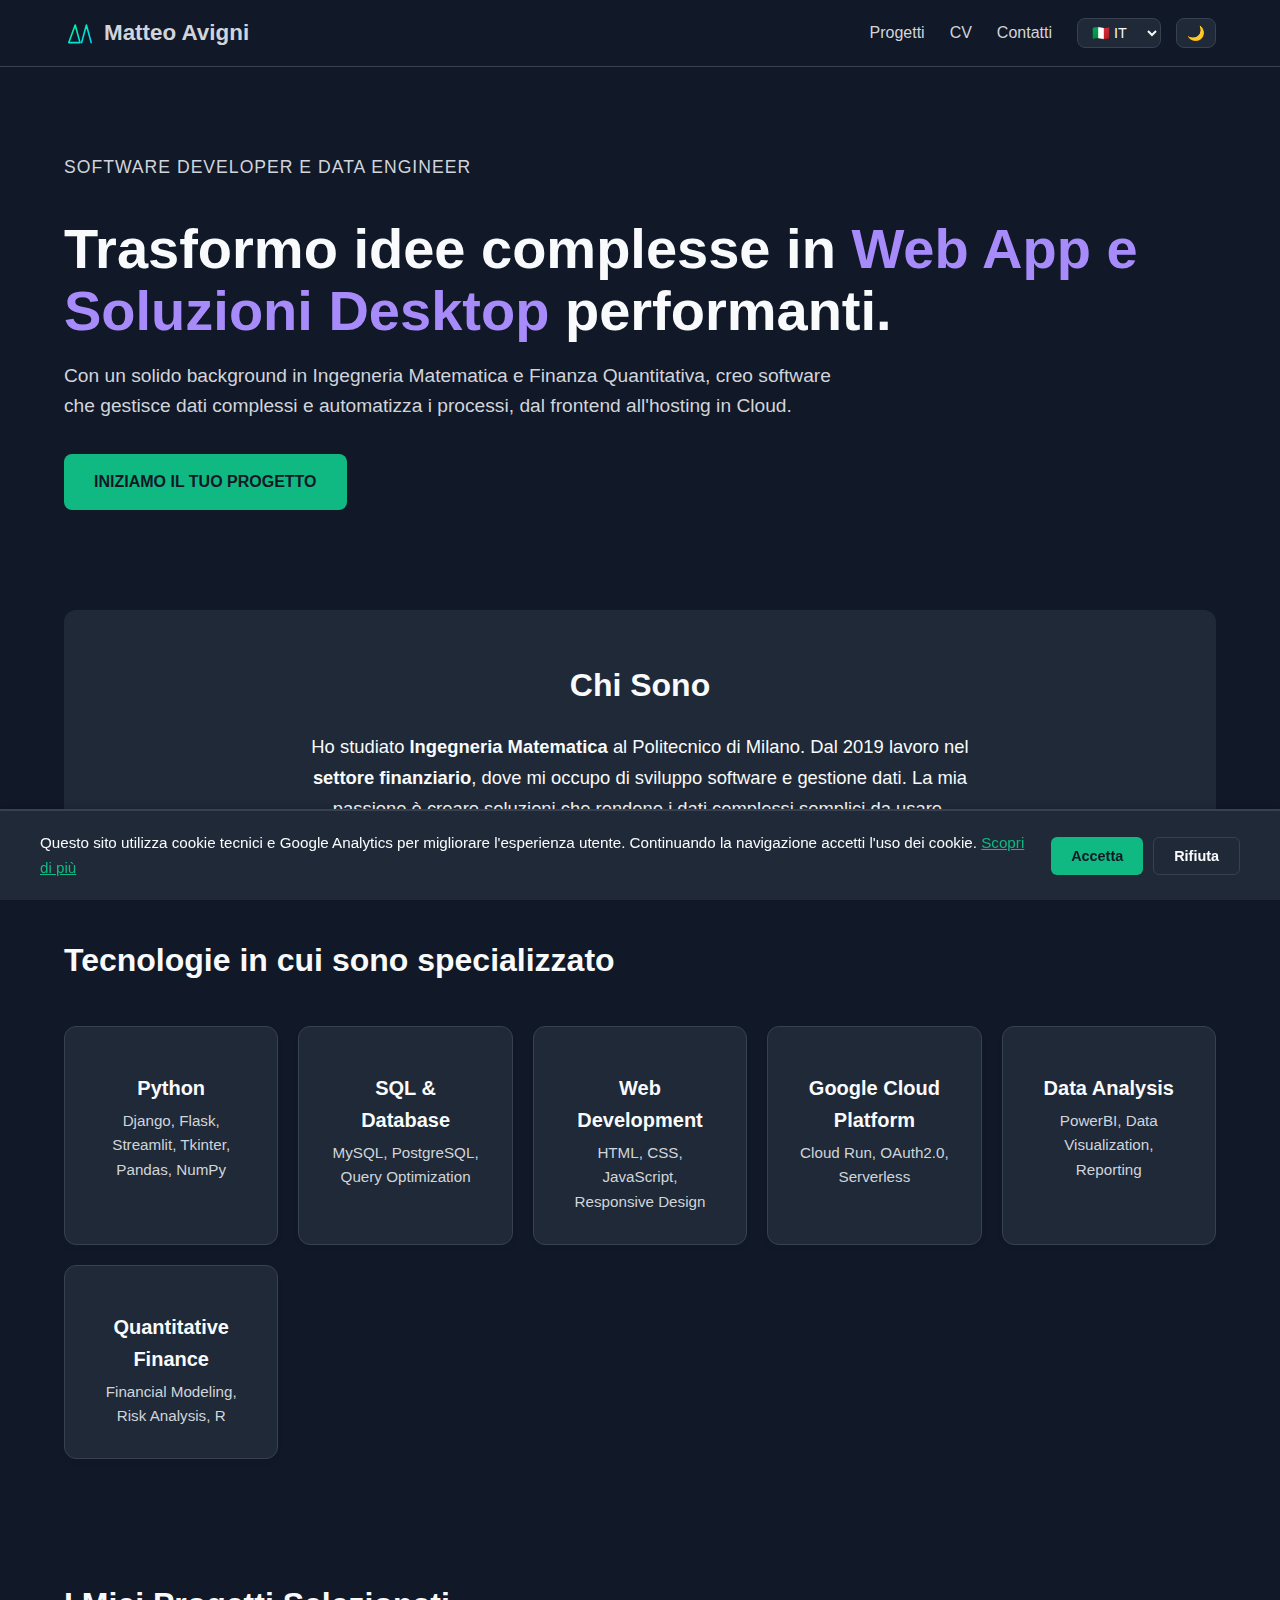
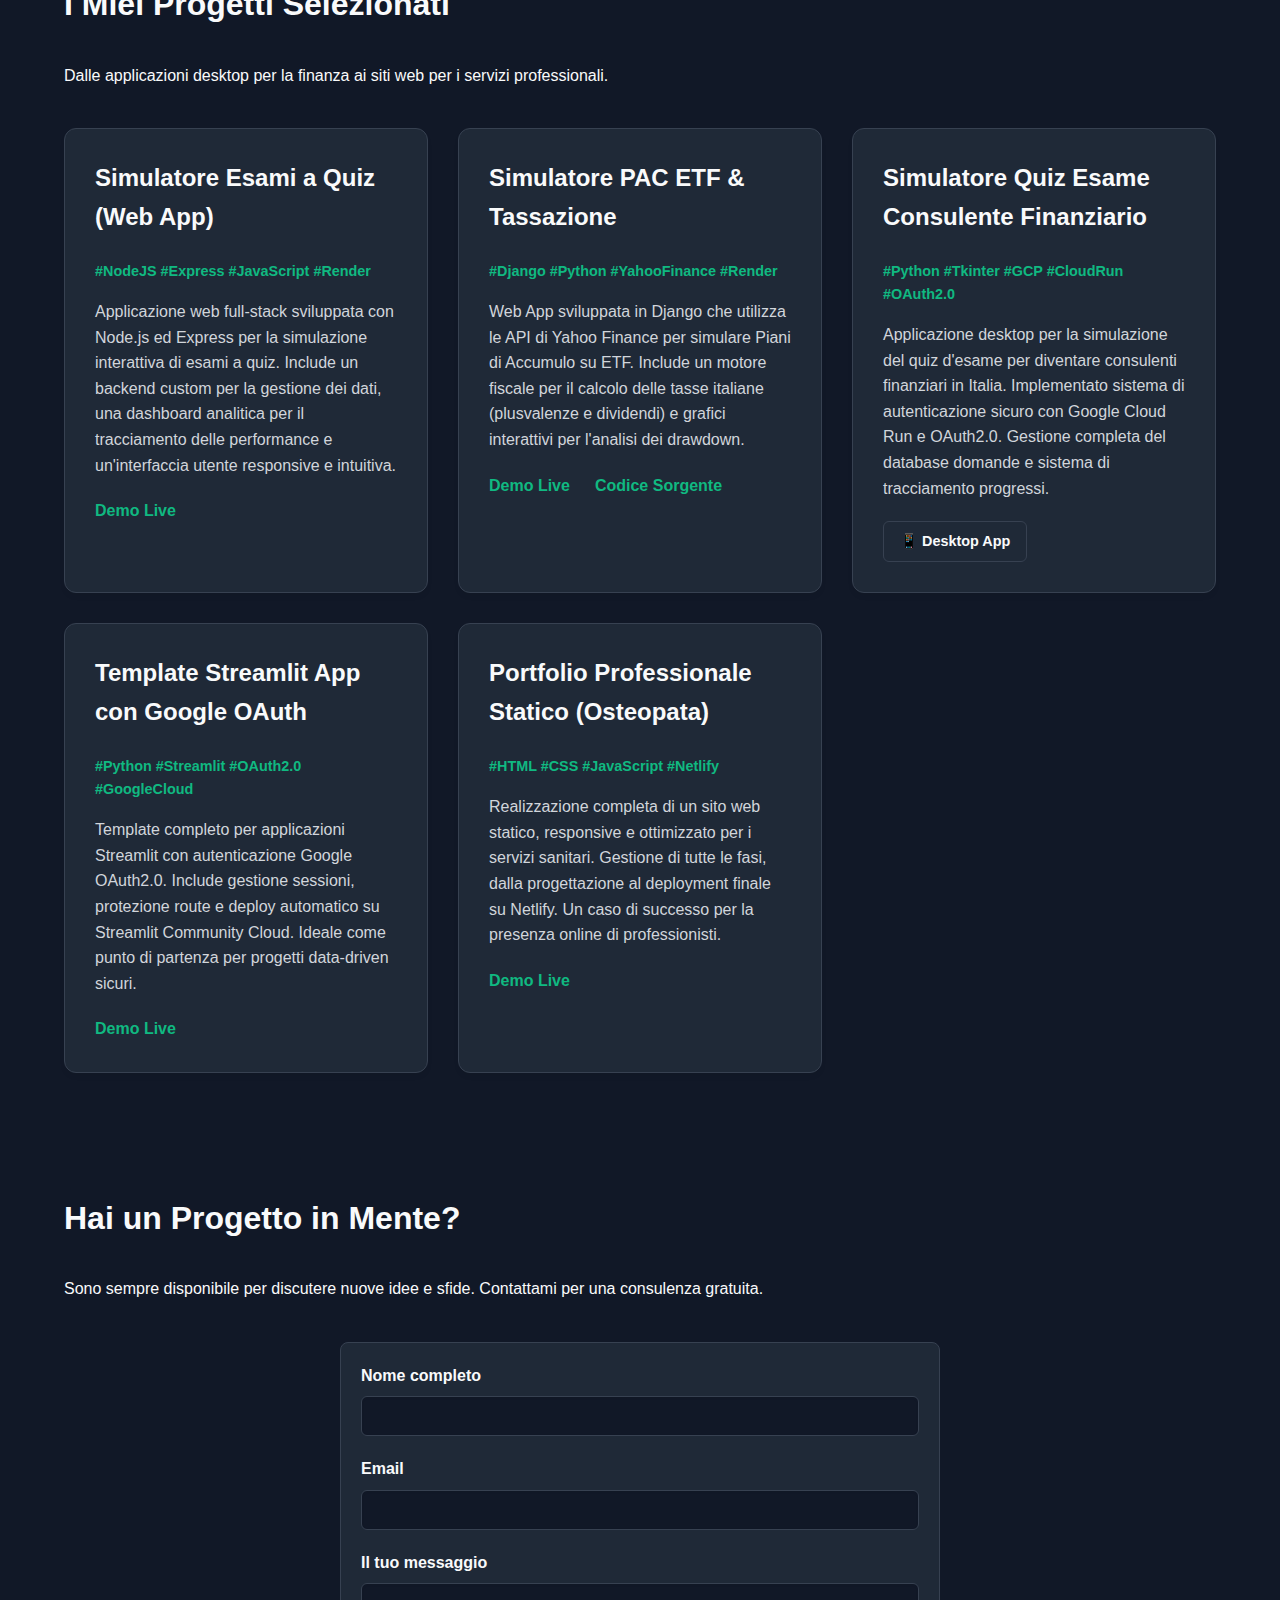
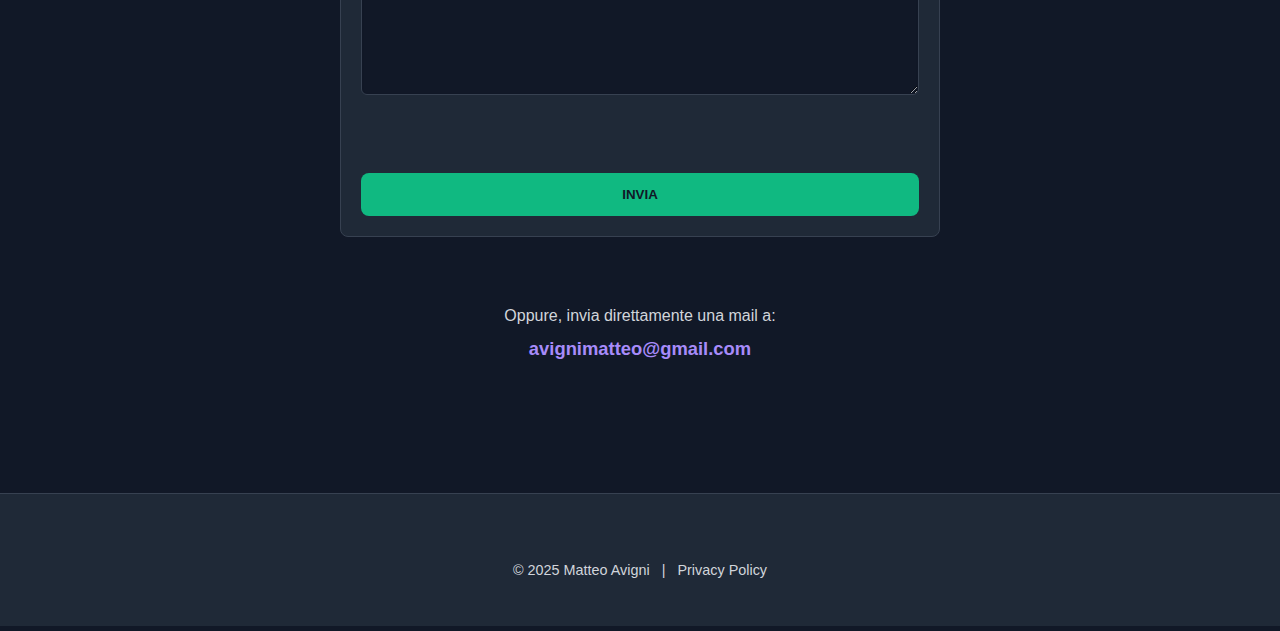
<file: index.html>
<!DOCTYPE html>
<html lang="it">
<head>
    <meta charset="UTF-8">
    <meta name="viewport" content="width=device-width, initial-scale=1.0">

    <!-- SEO Meta Tags -->
    <meta name="description" content="Matteo Avigni - Software Developer e Data Engineer specializzato in Python, SQL, e Google Cloud Platform. Portfolio di progetti in finanza quantitativa e sviluppo web.">
    <meta name="keywords" content="Matteo Avigni, Software Developer, Data Engineer, Python, SQL, Flask, Streamlit, Google Cloud, Quantitative Finance, Web Development">
    <meta name="author" content="Matteo Avigni">
    <meta name="robots" content="index, follow">
    <link rel="canonical" href="https://matteoavigni.github.io/">

    <!-- Open Graph / Facebook -->
    <meta property="og:type" content="website">
    <meta property="og:url" content="https://matteoavigni.github.io/">
    <meta property="og:title" content="Matteo Avigni | Software & Data Engineering Portfolio">
    <meta property="og:description" content="Software Developer e Data Engineer specializzato in Python, SQL e soluzioni Cloud. Scopri i miei progetti.">
    <meta property="og:image" content="https://matteoavigni.github.io/assets/images/logo.png">

    <!-- Twitter -->
    <meta property="twitter:card" content="summary_large_image">
    <meta property="twitter:url" content="https://matteoavigni.github.io/">
    <meta property="twitter:title" content="Matteo Avigni | Software & Data Engineering Portfolio">
    <meta property="twitter:description" content="Software Developer e Data Engineer specializzato in Python, SQL e soluzioni Cloud.">
    <meta property="twitter:image" content="https://matteoavigni.github.io/assets/images/logo.png">

    <link rel="icon" type="image/png" sizes="192x192" href="/assets/images/android-chrome-192x192.png">
    <link rel="icon" href="/assets/images/logo-no-bg.svg" type="image/svg+xml">
    <link rel="shortcut icon" href="/assets/images/logo-no-bg.svg" type="image/svg+xml">
    <link rel="icon" type="image/png" href="/assets/images/favicon-32x32.png" sizes="32x32">
    <link rel="apple-touch-icon" href="/assets/images/apple-touch-icon.png" sizes="180x180">
    <link rel="sitemap" type="application/xml" title="Sitemap" href="/sitemap.xml">

    <title>Matteo Avigni | Software & Data Engineering Portfolio</title>

    <link rel="stylesheet" href="css/style.css?v=2.1">
    <link rel="stylesheet" href="https://cdnjs.cloudflare.com/ajax/libs/font-awesome/6.5.1/css/all.min.css" integrity="sha512-DTOQO9RWCH3ppGqcWaEA1BIZOC6xxalwEsw9c2QQeAIftl+Vegovlnee1c9QX4TctnWMn13TZye+giMm8e2LwA==" crossorigin="anonymous" referrerpolicy="no-referrer" />
    <meta name="google-site-verification" content="R96sHkhQIhp3-nJR0sQXPtd2DJ9qZpJ9vWn54useiBY" />
</head>
<body>

    <!-- Script INLINE per prevenire flash del tema -->
    <script>
        (function() {
            const savedTheme = localStorage.getItem('siteTheme') || 'dark';
            if (savedTheme === 'dark') {
                document.documentElement.classList.add('dark');
            }
            // Applica la classe al body quando è disponibile
            document.addEventListener('DOMContentLoaded', function() {
                if (savedTheme === 'dark') {
                    document.body.classList.add('dark-theme');
                }
            });
        })();
    </script>

    <header id="main-header">
        <nav class="container">
            <a href="#hero" class="logo">
                <img src="assets/images/logo-no-bg.svg" alt="Matteo Avigni - Software Developer & Data Engineer" width="32" height="32" style="display: block;" loading="eager">
                <span class="logo-text">Matteo Avigni</span>
            </a>

            <button class="menu-toggle" aria-expanded="false" aria-controls="main-menu" id="menu-toggle">
                <span class="icon-bar"></span>
                <span class="icon-bar"></span>
                <span class="icon-bar"></span>
            </button>

            <div class="nav-menu" id="main-menu">
                <ul>
                    <li><a href="#projects" data-i18n="nav-projects">Progetti</a></li>
                    <li><a href="pages/cv.html" data-i18n="nav-cv">CV</a></li>
                    <li><a href="#contact" data-i18n="nav-contact">Contatti</a></li>
                </ul>
                <div class="nav-tools">
                    <select id="language-switcher">
                        <option value="it">🇮🇹 IT</option>
                        <option value="en">🇬🇧 EN</option>
                    </select>
                    <button id="theme-toggle">☀️</button>
                </div>
            </div>
        </nav>
    </header>

    <main>
        <section id="hero" class="container">
            <p class="subtitle" data-i18n="hero-subtitle">Software Developer e Data Engineer</p>
            <h1 data-i18n="hero-title">Trasformo idee complesse in <span class="highlight">Web App e Soluzioni Desktop</span> performanti.</h1>
            <p class="description" data-i18n="hero-description">Con un solido background in Ingegneria Matematica e Finanza Quantitativa, creo software che gestisce dati complessi e automatizza i processi, dal frontend all'hosting in Cloud.</p>
            <a href="#contact" class="cta-button" data-i18n="hero-cta">Iniziamo il tuo Progetto</a>
        </section>

        <section id="about" class="container">
            <h2 data-i18n="about-title">Chi Sono</h2>
            <div class="about-content">
                <p data-i18n="about-text">
                    Ho studiato <strong>Ingegneria Matematica</strong> al Politecnico di Milano. 
                    Dal 2019 lavoro nel <strong>settore finanziario</strong>, dove mi occupo di sviluppo software e gestione dati. 
                    La mia passione è creare soluzioni che rendono i dati complessi semplici da usare.
                </p>
            </div>
        </section>

        <section id="skills" class="container">
            <h2 data-i18n="skills-title">Tecnologie in cui sono specializzato</h2>
            <div class="skills-grid">
                <div class="skill-card">
                    <i class="fab fa-python"></i>
                    <h3>Python</h3>
                    <p>Django, Flask, Streamlit, Tkinter, Pandas, NumPy</p>
                </div>
                <div class="skill-card">
                    <i class="fas fa-database"></i>
                    <h3>SQL & Database</h3>
                    <p>MySQL, PostgreSQL, Query Optimization</p>
                </div>
                <div class="skill-card">
                    <i class="fab fa-html5"></i>
                    <h3>Web Development</h3>
                    <p>HTML, CSS, JavaScript, Responsive Design</p>
                </div>
                <div class="skill-card">
                    <i class="fab fa-google"></i>
                    <h3>Google Cloud Platform</h3>
                    <p>Cloud Run, OAuth2.0, Serverless</p>
                </div>
                <div class="skill-card">
                    <i class="fas fa-chart-line"></i>
                    <h3>Data Analysis</h3>
                    <p>PowerBI, Data Visualization, Reporting</p>
                </div>
                <div class="skill-card">
                    <i class="fas fa-calculator"></i>
                    <h3>Quantitative Finance</h3>
                    <p>Financial Modeling, Risk Analysis, R</p>
                </div>
            </div>
        </section>

        <section id="projects" class="container">
            <h2 data-i18n="projects-title">I Miei Progetti Selezionati</h2>
            <p class="section-subtitle" data-i18n="project-subtitle">Dalle applicazioni desktop per la finanza ai siti web per i servizi professionali.</p>

            <div class="projects-grid">
                <article class="project-card">
                    <h3 class="project-title" data-i18n="project-quiz-web-title">Simulatore Esami a Quiz (Web App)</h3>
                    <p class="project-tags">#NodeJS #Express #JavaScript #Render</p>
                    <p class="project-description" data-i18n="project-quiz-web-body">
                        Applicazione web full-stack per la simulazione interattiva di esami a quiz. 
                        Sistema di gestione database con oltre 1000 domande, dashboard analytics per tracciamento progressi, 
                        e interfaccia responsive ottimizzata per mobile e desktop.
                    </p>
                    <div class="project-links">
                        <a href="https://pro-quiz-simulator.onrender.com/" class="project-link" target="_blank" data-i18n="link-demo">Demo Live</a>
                    </div>
                </article>

                <article class="project-card">
                    <h3 class="project-title" data-i18n="project-pac-title">Simulatore PAC ETF & Tassazione</h3>
                    <p class="project-tags">#Django #Python #YahooFinance #Render</p>
                    <p class="project-description" data-i18n="project-pac-body">
                        Web App Django che simula un Piano di Accumulo su ETF utilizzando dati storici reali di Yahoo Finance. 
                        Calcolo automatico della tassazione italiana su capital gain e dividendi, con analisi dei drawdown storici. 
                        Elabora oltre 20 anni di dati finanziari per backtest accurati.
                    </p>
                    <div class="project-links">
                        <a href="https://matteoavigni-pac-simulator.onrender.com/" class="project-link" target="_blank" data-i18n="link-demo">Demo Live</a>

                        <a href="https://github.com/matteoavigni/my_pac_project" class="project-link" target="_blank" style="margin-left: 10px;">
                            <i class="fab fa-github"></i> <span data-i18n="link-source">Codice</span>
                        </a>
                    </div>
                </article>

                <article class="project-card">
                    <h3 class="project-title" data-i18n="project-quiz-title">Simulatore Quiz Esame Consulente Finanziario</h3>
                    <p class="project-tags">#Python #Tkinter #GCP #CloudRun #OAuth2.0</p>
                    <p class="project-description" data-i18n="project-quiz-body">Applicazione desktop per la simulazione del quiz d'esame per diventare consulenti finanziari in Italia. Implementato sistema di autenticazione sicuro con Google Cloud Run e OAuth2.0. Gestione completa del database domande e sistema di tracciamento progressi.</p>
                    <div class="project-links">
                        <span class="project-badge" data-i18n="badge-desktop-app">📱 Desktop App</span>
                    </div>
                </article>

                <article class="project-card">
                    <h3 class="project-title" data-i18n="project-streamlit-title">Template Streamlit App con Google OAuth</h3>
                    <p class="project-tags">#Python #Streamlit #OAuth2.0 #GoogleCloud</p>
                    <p class="project-description" data-i18n="project-streamlit-body">Template completo per applicazioni Streamlit con autenticazione Google OAuth2.0. 
                    Include gestione sessioni sicure, protezione route e deploy automatico su Streamlit Community Cloud. 
                    Riduce il tempo di setup di nuovi progetti data-driven da giorni a minuti.</p>
                    <div class="project-links">
                        <a href="https://matteoavigni-template.streamlit.app/" class="project-link" target="_blank" data-i18n="link-demo">Demo Live</a>
                    </div>
                </article>

                <article class="project-card">
                    <h3 class="project-title" data-i18n="project-website-title">Portfolio Professionale Statico (Osteopata)</h3>
                    <p class="project-tags">#HTML #CSS #JavaScript #Netlify</p>
                    <p class="project-description" data-i18n="project-website-body">Realizzazione completa di un sito web statico, responsive e ottimizzato SEO per i servizi sanitari. 
                    Gestione di tutte le fasi, dalla progettazione UX al deployment su Netlify con CI/CD. 
                    Performance score 95+ su Google Lighthouse, tempo di caricamento < 1 secondo.</p>
                    <div class="project-links">
                        <a href="https://saraberettaosteopata.netlify.app/" class="project-link" target="_blank" data-i18n="link-demo">Demo Live</a>
                    </div>
                </article>
            </div>
        </section>

        <section id="contact" class="container">
            <h2 data-i18n="contact-title">Hai un Progetto in Mente?</h2>
            <p data-i18n="contact-text">Sono sempre disponibile per discutere nuove idee e sfide. Contattami per una consulenza gratuita.</p>

            <form id="contact-form" class="contact-form">
                <div class="form-group">
                    <label for="name" data-i18n="contact-name">Nome completo</label>
                    <input type="text" id="name" name="name" required>
                </div>

                <div class="form-group">
                    <label for="email">Email</label>
                    <input type="email" id="email" name="email" required>
                </div>

                <div class="form-group">
                    <label for="message" data-i18n="contact-message">Il tuo messaggio</label>
                    <textarea id="message" name="message" rows="5" required></textarea>
                </div>

                <div id="form-status-message" class="form-message" aria-live="polite"></div>

                <button type="submit" id="submit-button" class="cta-button">
                    <span data-i18n="contact-cta">Invia</span>
                </button>
            </form>

            <!-- Email Alternativa -->
            <div class="contact-alternative">
                <p data-i18n="contact-alternative-text">Oppure, invia direttamente una mail a:</p>
                <a href="mailto:avignimatteo@gmail.com" class="direct-email-cta">avignimatteo@gmail.com</a>
            </div>
        </section>
    </main>

    <footer>
        <div class="social-links">
            <a href="https://www.linkedin.com/in/matteo-avigni-35b2b3140/" target="_blank" aria-label="LinkedIn Profile">
                <i class="fab fa-linkedin fa-lg"></i>
            </a>
            <a href="https://github.com/matteoavigni" target="_blank" aria-label="GitHub Profile">
                <i class="fab fa-github fa-lg"></i>
            </a>
            <a href="mailto:avignimatteo@gmail.com" aria-label="Invia una Email">
                <i class="fas fa-envelope fa-lg"></i>
            </a>
        </div>
        <p>
            <span data-i18n="footer-text">&copy; 2025 Matteo Avigni</span>
            <span style="margin: 0 8px; color: var(--text-color-secondary);">|</span>
            <a href="pages/privacy.html" style="color: var(--text-color-secondary); font-size: 0.9rem;" data-i18n="footer-privacy">Privacy Policy</a>
        </p>
    </footer>

    <!-- Cookie Banner -->
    <div id="cookie-banner">
        <div class="cookie-content">
            <div class="cookie-text">
                <span data-i18n="cookie-text">
                    Questo sito utilizza cookie tecnici e Google Analytics per migliorare l'esperienza utente. 
                    Continuando la navigazione accetti l'uso dei cookie.
                </span>
                <a href="pages/privacy.html" data-i18n="cookie-learn-more">Scopri di più</a>
            </div>
            <div class="cookie-buttons">
                <button class="cookie-btn accept" id="cookie-accept" data-i18n="cookie-accept">Accetta</button>
                <button class="cookie-btn decline" id="cookie-decline" data-i18n="cookie-decline">Rifiuta</button>
            </div>
        </div>
    </div>

    <!-- IMPORTANTE: type="module" per usare import/export ES6 -->
    <script type="module" src="js/main.js?v=2.2"></script>
</body>
</html>
</file>
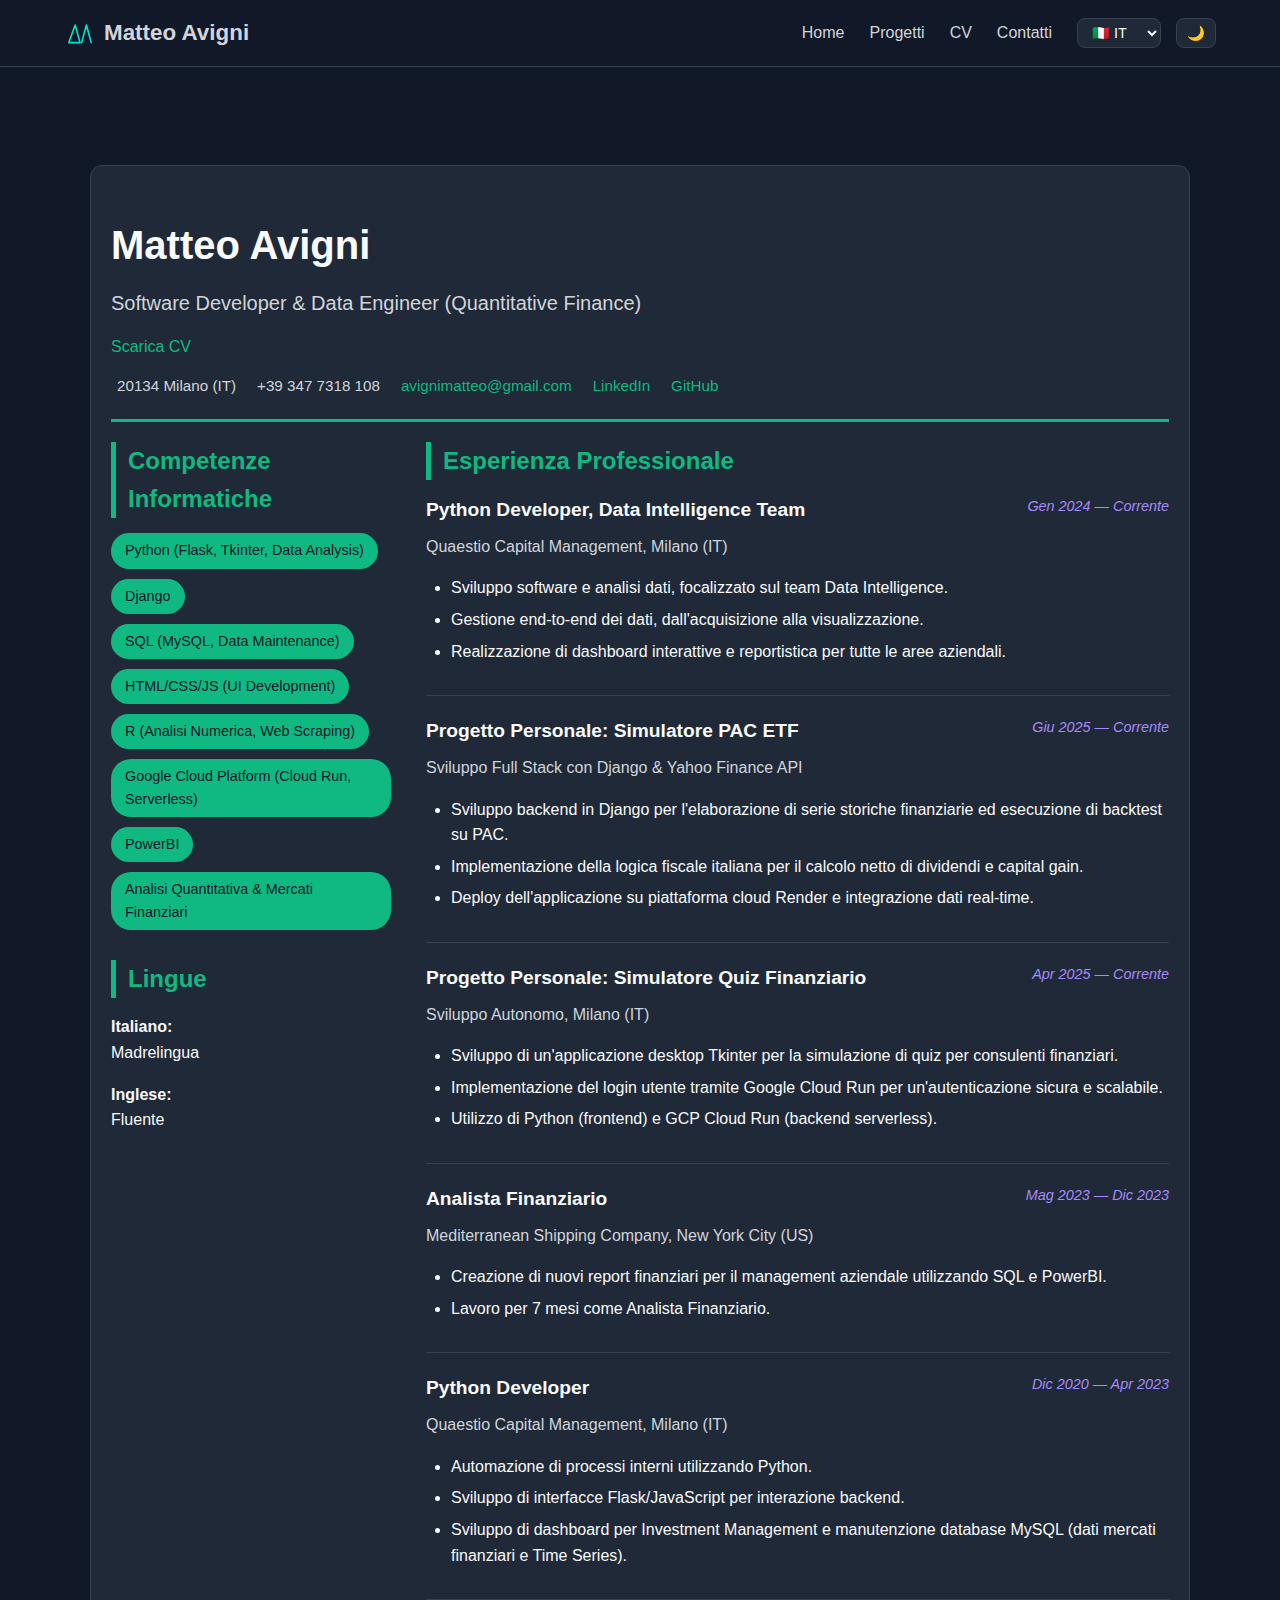
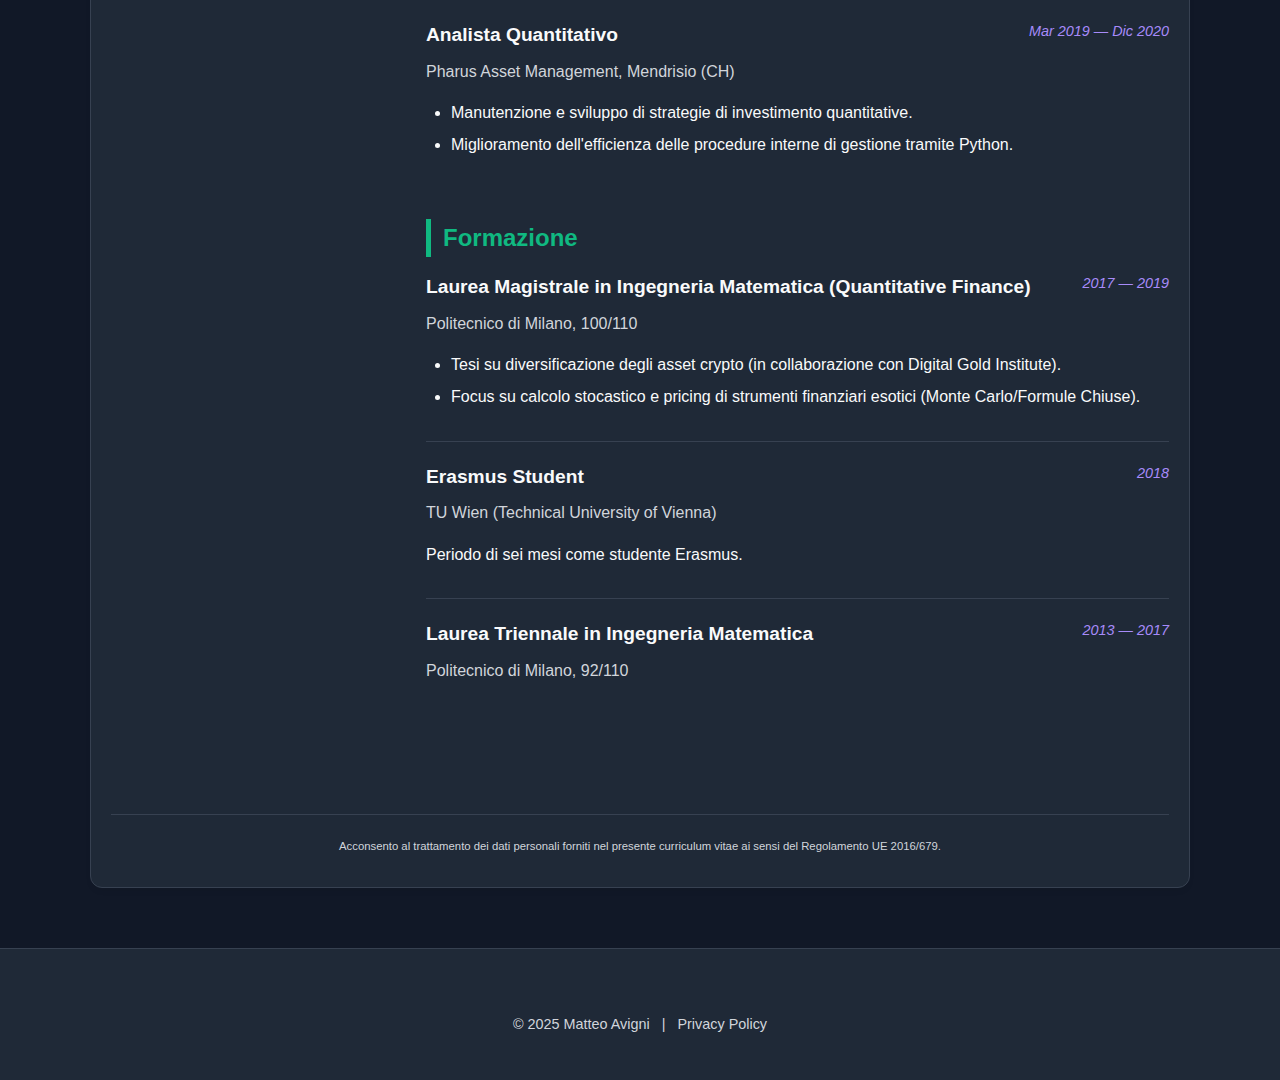
<file: pages/cv.html>
<!DOCTYPE html>
<html lang="it">
    <head>
        <meta charset="UTF-8">
        <meta name="viewport" content="width=device-width, initial-scale=1.0">

        <!-- SEO Meta Tags -->
        <meta name="description" content="Curriculum Vitae di Matteo Avigni - Python Developer e Data Engineer con esperienza in Quantitative Finance, SQL, e Cloud Computing.">
        <meta name="keywords" content="CV Matteo Avigni, Curriculum, Python Developer, Data Engineer, Quantitative Finance">
        <meta name="robots" content="index, follow">
        <link rel="canonical" href="https://matteoavigni.github.io/pages/cv.html">

        <link rel="icon" type="image/png" sizes="192x192" href="/assets/images/android-chrome-192x192.png">
        <link rel="icon" href="/assets/images/logo-no-bg.svg" type="image/svg+xml">
        <link rel="shortcut icon" href="/assets/images/logo-no-bg.svg" type="image/svg+xml">
        <link rel="icon" type="image/png" href="/assets/images/favicon-32x32.png" sizes="32x32">
        <link rel="apple-touch-icon" href="/assets/images/apple-touch-icon.png" sizes="180x180">
        <link rel="sitemap" type="application/xml" title="Sitemap" href="/sitemap.xml">

        <title>Curriculum Vitae - Matteo Avigni</title>

        <!-- Stili principali del sito -->
        <link rel="stylesheet" href="../css/style.css?v=2.0">
        <!-- Stili specifici per CV -->
        <link rel="stylesheet" href="../css/cv-styles.css?v=2.0">
        <!-- Font Awesome per le icone -->
        <link rel="stylesheet" href="https://cdnjs.cloudflare.com/ajax/libs/font-awesome/6.5.1/css/all.min.css" integrity="sha512-DTOQO9RWCH3ppGqcWaEA1BIZOC6xxalwEsw9c2QQeAIftl+Vegovlnee1c9QX4TctnWMn13TZye+giMm8e2LwA==" crossorigin="anonymous" referrerpolicy="no-referrer" />
    </head>

    <body>
        <!-- Script INLINE per prevenire flash del tema -->
        <script>
            (function() {
                const savedTheme = localStorage.getItem('siteTheme') || 'dark';
                if (savedTheme === 'dark') {
                    document.documentElement.classList.add('dark');
                    document.body.classList.add('dark-theme');
                }
            })();
        </script>

        <!-- Navbar identica a index.html -->
        <header id="main-header">
            <nav class="container">
                <a href="../index.html" class="logo">
                    <img src="../assets/images/logo-no-bg.svg" alt="Logo Matteo Avigni" width="32" height="32" style="display: block;">
                    <span class="logo-text">Matteo Avigni</span>
                </a>

                <button class="menu-toggle" aria-expanded="false" aria-controls="main-menu" id="menu-toggle">
                    <span class="icon-bar"></span>
                    <span class="icon-bar"></span>
                    <span class="icon-bar"></span>
                </button>

                <div class="nav-menu" id="main-menu">
                    <ul>
                        <li><a href="../index.html" data-i18n="nav-home">Home</a></li>
                        <li><a href="../index.html#projects" data-i18n="nav-projects">Progetti</a></li>
                        <li><a href="cv.html" data-i18n="nav-cv">CV</a></li>
                        <li><a href="../index.html#contact" data-i18n="nav-contact">Contatti</a></li>
                    </ul>
                    <div class="nav-tools">
                        <select id="language-switcher">
                            <option value="it">🇮🇹 IT</option>
                            <option value="en">🇬🇧 EN</option>
                        </select>
                        <button id="theme-toggle">☀️</button>
                    </div>
                </div>
            </nav>
        </header>

        <main>
            <div class="cv-layout">
                <!-- Header CV con bottone download integrato -->
                <div class="cv-header">
                    <div class="cv-header-content">
                        <div class="cv-header-text">
                            <h1 data-i18n="cv-name">Matteo Avigni</h1>
                            <p data-i18n="cv-role">Software Developer & Data Engineer (Quantitative Finance)</p>
                        </div>
                        <a href="#" id="cv-download-link" class="cv-download-button print-hidden">
                            <i class="fas fa-download"></i>
                            <span data-i18n="cv-download-btn">Scarica CV</span>
                        </a>
                    </div>

                    <div class="cv-contact-info">
                        <span><i class="fas fa-map-marker-alt"></i> 20134 Milano (IT)</span>
                        <span><i class="fas fa-phone"></i> +39 347 7318 108</span>
                        <a href="mailto:avignimatteo@gmail.com"><i class="fas fa-envelope"></i> avignimatteo@gmail.com</a>
                        <a href="https://www.linkedin.com/in/matteo-avigni-35b2b3140/" target="_blank"><i class="fab fa-linkedin"></i> LinkedIn</a>
                        <a href="https://github.com/matteoavigni" target="_blank"><i class="fab fa-github"></i> GitHub</a>
                    </div>
                </div>

                <!-- Bottoni Download PDF rimossi da qui - ora sono nella navbar -->
                <div class="cv-content-grid">
                    <!-- Sidebar (Skills + Lingue) -->
                    <aside class="cv-sidebar">
                        <!-- Competenze Informatiche (in sidebar per stampa) -->
                        <section class="cv-section">
                            <h2 data-i18n="cv-section-skills">Competenze Informatiche</h2>
                            <div class="skills-grid">
                                <span class="skill-tag" data-i18n="skill-python">Python</span>
                                <span class="skill-tag">Django</span>
                                <span class="skill-tag" data-i18n="skill-sql">SQL</span>
                                <span class="skill-tag" data-i18n="skill-web">HTML/CSS/JS</span>
                                <span class="skill-tag" data-i18n="skill-r">R</span>
                                <span class="skill-tag" data-i18n="skill-gcp">GCP</span>
                                <span class="skill-tag" data-i18n="skill-powerbi">PowerBI</span>
                                <span class="skill-tag" data-i18n="skill-finance">Quant Finance</span>
                            </div>
                        </section>

                        <!-- Lingue (in sidebar per stampa) -->
                        <section class="cv-section">
                            <h2 data-i18n="cv-section-languages">Lingue</h2>
                            <p>
                                <strong data-i18n="lang-italian">Italiano:</strong><br>
                                <span data-i18n="lang-italian-level">Madrelingua</span>
                            </p>
                            <p>
                                <strong data-i18n="lang-english">Inglese:</strong><br>
                                <span data-i18n="lang-english-level">Fluente</span>
                            </p>
                        </section>
                    </aside>

                    <!-- Contenuto Principale (Esperienza + Formazione) -->
                    <div class="cv-main-content">
                        <!-- Esperienza Professionale -->
                        <section class="cv-section">
                            <h2 data-i18n="cv-section-experience">Esperienza Professionale</h2>

                            <div class="cv-entry">
                                <div class="cv-title-row">
                                    <h3 data-i18n="exp1-title">Python Developer, Data Intelligence Team</h3>
                                    <span class="cv-date" data-i18n="exp1-date">Gen 2024 — Corrente</span>
                                </div>
                                <div class="cv-subtitle" data-i18n="exp1-company">Quaestio Capital Management, Milano (IT)</div>
                                <ul data-i18n="exp1-desc">
                                    <li>Sviluppo software e analisi dati, focalizzato sul team Data Intelligence.</li>
                                    <li>Gestione end-to-end dei dati, dall'acquisizione alla visualizzazione.</li>
                                    <li>Realizzazione di dashboard interattive e reportistica per tutte le aree aziendali.</li>
                                </ul>
                            </div>

                            <div class="cv-entry">
                                <div class="cv-title-row">
                                    <h3 data-i18n="exp-pac-title">Progetto: Simulatore PAC & Tassazione</h3>
                                    <span class="cv-date" data-i18n="exp-pac-date">Giu 2025 — Corrente</span>
                                </div>
                                <div class="cv-subtitle" data-i18n="exp-pac-tech">Sviluppo Full Stack Django</div>
                                <ul data-i18n="exp-pac-desc">
                                    <li>Sviluppo di una Web App con Django per simulazioni di investimento (PAC) su dati storici reali.</li>
                                    <li>Integrazione API Yahoo Finance e motore di calcolo per tassazione italiana (capital gain e dividendi).</li>
                                    <li>Analisi statistica del rischio tramite calcolo dei drawdown storici.</li>
                                </ul>
                            </div>

                            <div class="cv-entry">
                                <div class="cv-title-row">
                                    <h3 data-i18n="exp2-title">Progetto Personale: Simulatore Quiz Finanziario</h3>
                                    <span class="cv-date" data-i18n="exp2-date">Apr 2025 — Corrente</span>
                                </div>
                                <div class="cv-subtitle" data-i18n="exp2-company">Sviluppo Autonomo, Milano (IT)</div>
                                <ul data-i18n="exp2-desc">
                                    <li>Sviluppo di un'applicazione desktop Tkinter per la simulazione di quiz per consulenti finanziari.</li>
                                    <li>Implementazione del login utente tramite Google Cloud Run per un'autenticazione sicura e scalabile.</li>
                                    <li>Utilizzo di Python (frontend) e GCP Cloud Run (backend serverless).</li>
                                </ul>
                            </div>

                            <div class="cv-entry">
                                <div class="cv-title-row">
                                    <h3 data-i18n="exp3-title">Analista Finanziario</h3>
                                    <span class="cv-date" data-i18n="exp3-date">Mag 2023 — Dic 2023</span>
                                </div>
                                <div class="cv-subtitle" data-i18n="exp3-company">Mediterranean Shipping Company, New York City (US)</div>
                                <ul data-i18n="exp3-desc">
                                    <li>Creazione di nuovi report finanziari per il management aziendale utilizzando SQL e PowerBI.</li>
                                    <li>Lavoro per 7 mesi come Analista Finanziario.</li>
                                </ul>
                            </div>

                            <div class="cv-entry">
                                <div class="cv-title-row">
                                    <h3 data-i18n="exp4-title">Python Developer</h3>
                                    <span class="cv-date" data-i18n="exp4-date">Dic 2020 — Apr 2023</span>
                                </div>
                                <div class="cv-subtitle" data-i18n="exp4-company">Quaestio Capital Management, Milano (IT)</div>
                                <ul data-i18n="exp4-desc">
                                    <li>Automazione di processi interni utilizzando Python.</li>
                                    <li>Sviluppo di interfacce Flask/JavaScript per interazione backend.</li>
                                    <li>Sviluppo di dashboard per Investment Management e manutenzione database MySQL (dati mercati finanziari e Time Series).</li>
                                </ul>
                            </div>

                            <div class="cv-entry">
                                <div class="cv-title-row">
                                    <h3 data-i18n="exp5-title">Analista Quantitativo</h3>
                                    <span class="cv-date" data-i18n="exp5-date">Mar 2019 — Dic 2020</span>
                                </div>
                                <div class="cv-subtitle" data-i18n="exp5-company">Pharus Asset Management, Mendrisio (CH)</div>
                                <ul data-i18n="exp5-desc">
                                    <li>Manutenzione e sviluppo di strategie di investimento quantitative.</li>
                                    <li>Miglioramento dell'efficienza delle procedure interne di gestione tramite Python.</li>
                                </ul>
                            </div>
                        </section>

                        <!-- Formazione -->
                        <section class="cv-section">
                            <h2 data-i18n="cv-section-education">Formazione</h2>

                            <div class="cv-entry">
                                <div class="cv-title-row">
                                    <h3 data-i18n="edu1-title">Laurea Magistrale in Ingegneria Matematica (Quantitative Finance)</h3>
                                    <span class="cv-date" data-i18n="edu1-date">2017 — 2019</span>
                                </div>
                                <div class="cv-subtitle" data-i18n="edu1-institution">Politecnico di Milano, 100/110</div>
                                <ul data-i18n="edu1-desc">
                                    <li>Tesi su diversificazione degli asset crypto (in collaborazione con Digital Gold Institute).</li>
                                    <li>Focus su calcolo stocastico e pricing di strumenti finanziari esotici (Monte Carlo/Formule Chiuse).</li>
                                </ul>
                            </div>

                            <div class="cv-entry">
                                <div class="cv-title-row">
                                    <h3 data-i18n="edu2-title">Erasmus Student</h3>
                                    <span class="cv-date" data-i18n="edu2-date">2018</span>
                                </div>
                                <div class="cv-subtitle" data-i18n="edu2-institution">TU Wien (Technical University of Vienna)</div>
                                <p data-i18n="edu2-desc">Periodo di sei mesi come studente Erasmus.</p>
                            </div>

                            <div class="cv-entry">
                                <div class="cv-title-row">
                                    <h3 data-i18n="edu3-title">Laurea Triennale in Ingegneria Matematica</h3>
                                    <span class="cv-date" data-i18n="edu3-date">2013 — 2017</span>
                                </div>
                                <div class="cv-subtitle" data-i18n="edu3-institution">Politecnico di Milano, 92/110</div>
                            </div>
                        </section>
                    </div>

                    <!-- Disclaimer Privacy -->
                    <section class="cv-disclaimer">
                        <small data-i18n="cv-consent">
                            Acconsento al trattamento dei dati personali forniti nel presente curriculum vitae ai sensi del Regolamento UE 2016/679.
                        </small>
                    </section>
                </div>
            </div>
        </main>

        <!-- Footer identico a index.html -->
        <footer>
            <div class="social-links">
                <a href="https://www.linkedin.com/in/matteo-avigni-35b2b3140/" target="_blank" aria-label="LinkedIn Profile">
                    <i class="fab fa-linkedin fa-lg"></i>
                </a>
                <a href="https://github.com/matteoavigni" target="_blank" aria-label="GitHub Profile">
                    <i class="fab fa-github fa-lg"></i>
                </a>
                <a href="mailto:avignimatteo@gmail.com" aria-label="Invia una Email">
                    <i class="fas fa-envelope fa-lg"></i>
                </a>
            </div>
            <p>
                <span data-i18n="footer-text">&copy; 2025 Matteo Avigni</span>
                <span style="margin: 0 8px; color: var(--text-color-secondary);">|</span>
                <a href="privacy.html" style="color: var(--text-color-secondary); font-size: 0.9rem;" data-i18n="footer-privacy">Privacy Policy</a>
            </p>
        </footer>

        <!-- Moduli ES6 -->
        <script type="module" src="../js/main.js?v=2.0"></script>
    </body>
</html>
</file>
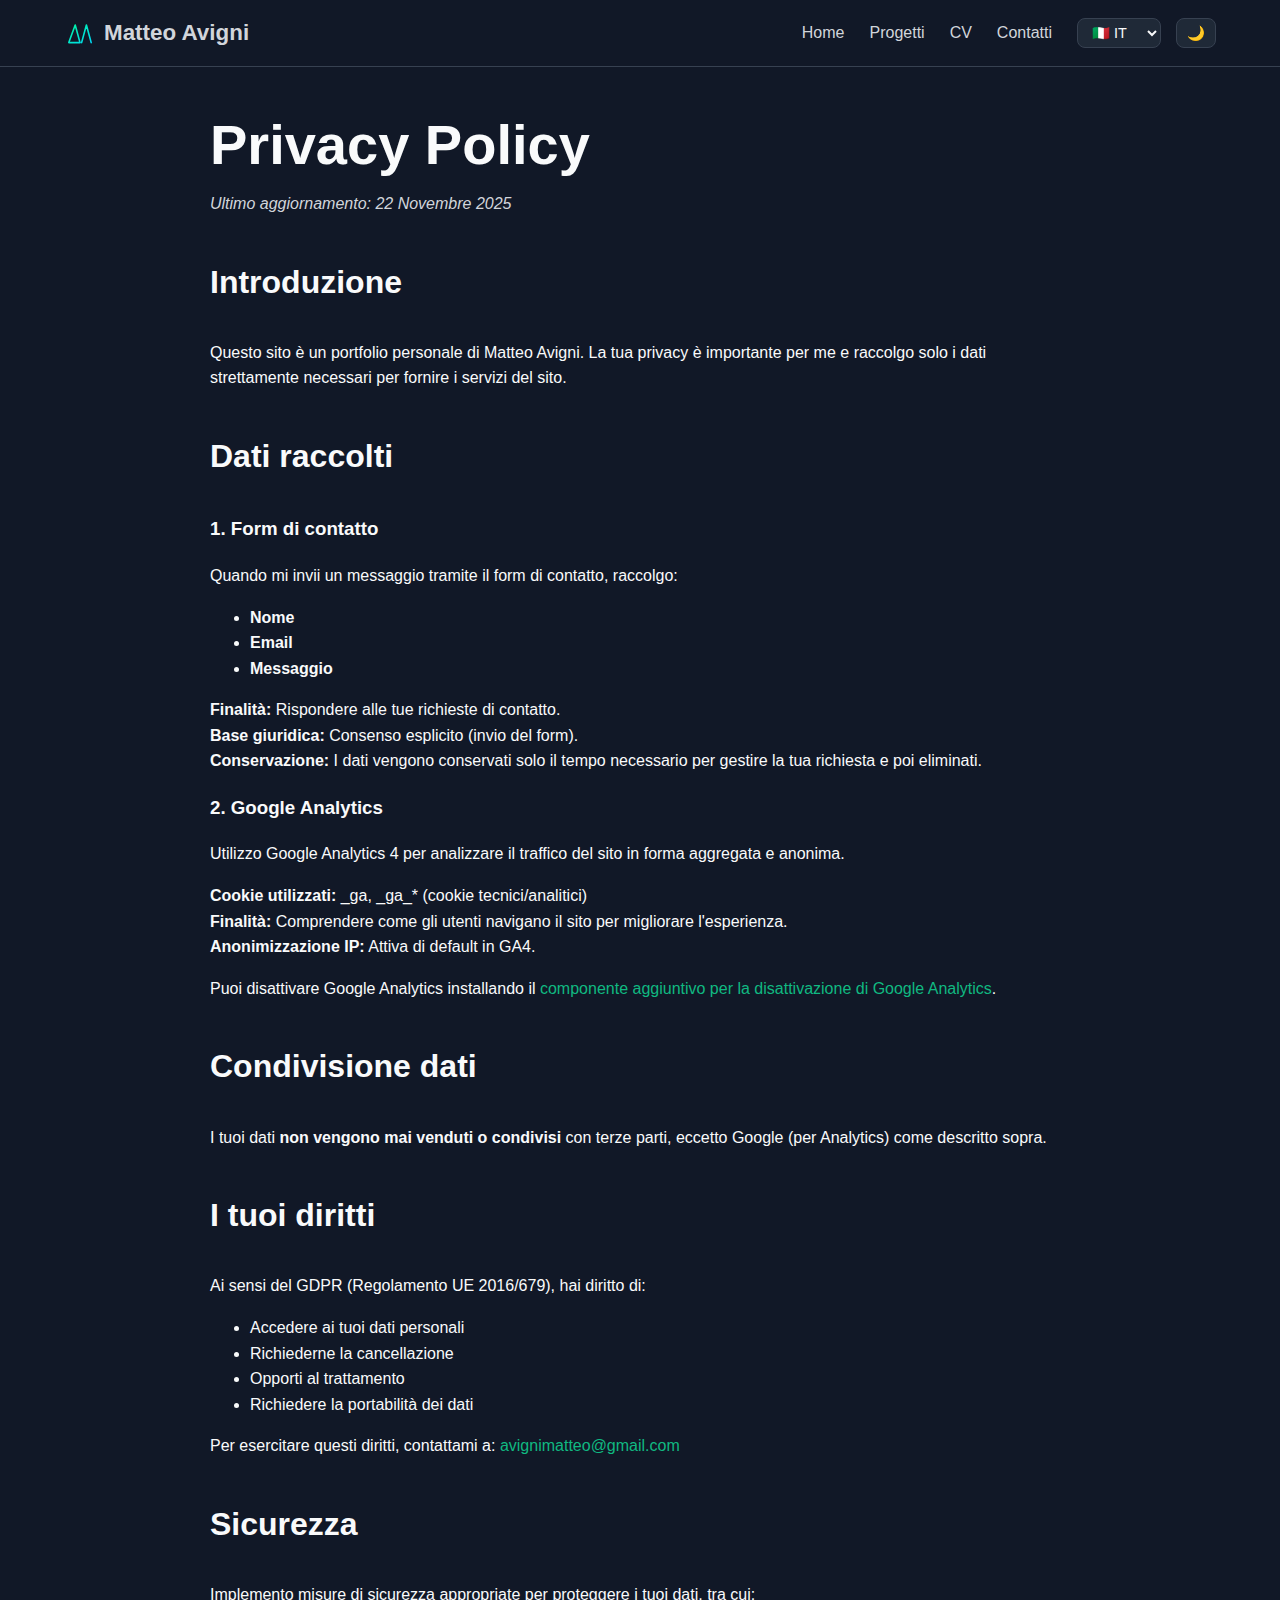
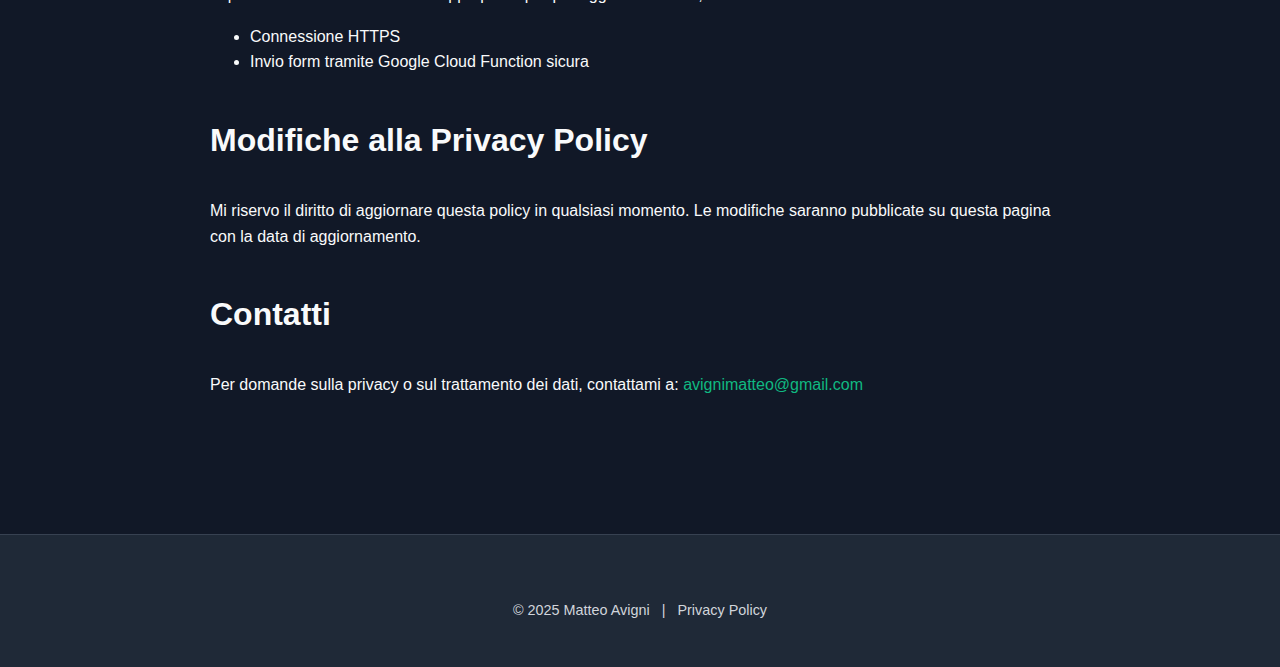
<file: pages/privacy.html>
<!DOCTYPE html>
<html lang="it">
<head>
    <meta charset="UTF-8">
    <meta name="viewport" content="width=device-width, initial-scale=1.0">

    <link rel="icon" type="image/png" sizes="192x192" href="/assets/images/android-chrome-192x192.png">
    <link rel="icon" href="/assets/images/logo-no-bg.svg" type="image/svg+xml">
    <link rel="shortcut icon" href="/assets/images/logo-no-bg.svg" type="image/svg+xml">
    <link rel="icon" type="image/png" href="/assets/images/favicon-32x32.png" sizes="32x32">
    <link rel="apple-touch-icon" href="/assets/images/apple-touch-icon.png" sizes="180x180">

    <title>Privacy Policy - Matteo Avigni</title>

    <!-- SEO -->
    <meta name="description" content="Privacy Policy del sito matteoavigni.github.io - Informazioni sul trattamento dei dati personali e uso dei cookie.">
    <meta name="robots" content="noindex, follow">

    <link rel="stylesheet" href="../css/style.css?v=2.3">
    <link rel="stylesheet" href="https://cdnjs.cloudflare.com/ajax/libs/font-awesome/6.5.1/css/all.min.css" integrity="sha512-DTOQO9RWCH3ppGqcWaEA1BIZOC6xxalwEsw9c2QQeAIftl+Vegovlnee1c9QX4TctnWMn13TZye+giMm8e2LwA==" crossorigin="anonymous" referrerpolicy="no-referrer" />
</head>

<body>
    <!-- Script INLINE per prevenire flash del tema -->
    <script>
        (function() {
            const savedTheme = localStorage.getItem('siteTheme') || 'dark';
            if (savedTheme === 'dark') {
                document.documentElement.classList.add('dark');
            }
            // Applica la classe al body quando è disponibile
            document.addEventListener('DOMContentLoaded', function() {
                if (savedTheme === 'dark') {
                    document.body.classList.add('dark-theme');
                }
            });
        })();
    </script>

    <!-- Navbar identica alle altre pagine -->
    <header id="main-header">
        <nav class="container">
            <a href="../index.html" class="logo">
                <img src="../assets/images/logo-no-bg.svg" alt="Matteo Avigni - Software Developer & Data Engineer" width="32" height="32" style="display: block;" loading="eager">
                <span class="logo-text">Matteo Avigni</span>
            </a>

            <button class="menu-toggle" aria-expanded="false" aria-controls="main-menu" id="menu-toggle">
                <span class="icon-bar"></span>
                <span class="icon-bar"></span>
                <span class="icon-bar"></span>
            </button>

            <div class="nav-menu" id="main-menu">
                <ul>
                    <li><a href="../index.html" data-i18n="nav-home">Home</a></li>
                    <li><a href="../index.html#projects" data-i18n="nav-projects">Progetti</a></li>
                    <li><a href="cv.html" data-i18n="nav-cv">CV</a></li>
                    <li><a href="../index.html#contact" data-i18n="nav-contact">Contatti</a></li>
                </ul>
                <div class="nav-tools">
                    <select id="language-switcher">
                        <option value="it">🇮🇹 IT</option>
                        <option value="en">🇬🇧 EN</option>
                    </select>
                    <button id="theme-toggle">☀️</button>
                </div>
            </div>
        </nav>
    </header>

    <main>
        <div class="container" style="max-width: 900px; padding: 1px 20px 60px;">
            <h1 data-i18n="privacy-title">Privacy Policy</h1>
            <p style="font-style: italic; color: var(--text-color-secondary);">
                <span data-i18n="privacy-last-update">Ultimo aggiornamento:</span> 22 Novembre 2025
            </p>

            <section style="margin-top: 40px;">
                <h2 data-i18n="privacy-intro-title">Introduzione</h2>
                <p data-i18n="privacy-intro-text">
                    Questo sito è un portfolio personale di Matteo Avigni. La tua privacy è importante per me e raccolgo solo i dati strettamente necessari per fornire i servizi del sito.
                </p>
            </section>

            <section style="margin-top: 40px;">
                <h2 data-i18n="privacy-data-title">Dati raccolti</h2>

                <h3 data-i18n="privacy-contact-title">1. Form di contatto</h3>
                <p data-i18n="privacy-contact-intro">Quando mi invii un messaggio tramite il form di contatto, raccolgo:</p>
                <ul>
                    <li><strong data-i18n="privacy-contact-name">Nome</strong></li>
                    <li><strong data-i18n="privacy-contact-email">Email</strong></li>
                    <li><strong data-i18n="privacy-contact-message">Messaggio</strong></li>
                </ul>
                <p>
                    <strong data-i18n="privacy-purpose">Finalità:</strong>
                    <span data-i18n="privacy-contact-purpose">Rispondere alle tue richieste di contatto.</span><br>
                    <strong data-i18n="privacy-legal-basis">Base giuridica:</strong>
                    <span data-i18n="privacy-contact-legal">Consenso esplicito (invio del form).</span><br>
                    <strong data-i18n="privacy-retention">Conservazione:</strong>
                    <span data-i18n="privacy-contact-retention">I dati vengono conservati solo il tempo necessario per gestire la tua richiesta e poi eliminati.</span>
                </p>

                <h3 data-i18n="privacy-analytics-title">2. Google Analytics</h3>
                <p data-i18n="privacy-analytics-intro">
                    Utilizzo Google Analytics 4 per analizzare il traffico del sito in forma aggregata e anonima.
                </p>
                <p>
                    <strong data-i18n="privacy-cookies">Cookie utilizzati:</strong>
                    <span data-i18n="privacy-analytics-cookies">_ga, _ga_* (cookie tecnici/analitici)</span><br>
                    <strong data-i18n="privacy-purpose">Finalità:</strong>
                    <span data-i18n="privacy-analytics-purpose">Comprendere come gli utenti navigano il sito per migliorare l'esperienza.</span><br>
                    <strong data-i18n="privacy-ip-anon">Anonimizzazione IP:</strong>
                    <span data-i18n="privacy-analytics-ip">Attiva di default in GA4.</span>
                </p>
                <p data-i18n="privacy-analytics-optout">
                    Puoi disattivare Google Analytics installando il
                    <a href="https://tools.google.com/dlpage/gaoptout" target="_blank" style="color: var(--accent-color);">componente aggiuntivo per la disattivazione di Google Analytics</a>.
                </p>
            </section>

            <section style="margin-top: 40px;">
                <h2 data-i18n="privacy-sharing-title">Condivisione dati</h2>
                <p data-i18n="privacy-sharing-text">
                    I tuoi dati <strong>non vengono mai venduti o condivisi</strong> con terze parti, eccetto Google (per Analytics) come descritto sopra.
                </p>
            </section>

            <section style="margin-top: 40px;">
                <h2 data-i18n="privacy-rights-title">I tuoi diritti</h2>
                <p data-i18n="privacy-rights-intro">Ai sensi del GDPR (Regolamento UE 2016/679), hai diritto di:</p>
                <ul>
                    <li data-i18n="privacy-right-access">Accedere ai tuoi dati personali</li>
                    <li data-i18n="privacy-right-delete">Richiederne la cancellazione</li>
                    <li data-i18n="privacy-right-object">Opporti al trattamento</li>
                    <li data-i18n="privacy-right-portability">Richiedere la portabilità dei dati</li>
                </ul>
                <p data-i18n="privacy-rights-contact">
                    Per esercitare questi diritti, contattami a:
                    <a href="mailto:avignimatteo@gmail.com" style="color: var(--accent-color);">avignimatteo@gmail.com</a>
                </p>
            </section>

            <section style="margin-top: 40px;">
                <h2 data-i18n="privacy-security-title">Sicurezza</h2>
                <p data-i18n="privacy-security-intro">Implemento misure di sicurezza appropriate per proteggere i tuoi dati, tra cui:</p>
                <ul>
                    <li data-i18n="privacy-security-https">Connessione HTTPS</li>
                    <li data-i18n="privacy-security-cloud">Invio form tramite Google Cloud Function sicura</li>
                </ul>
            </section>

            <section style="margin-top: 40px;">
                <h2 data-i18n="privacy-changes-title">Modifiche alla Privacy Policy</h2>
                <p data-i18n="privacy-changes-text">
                    Mi riservo il diritto di aggiornare questa policy in qualsiasi momento. Le modifiche saranno pubblicate su questa pagina con la data di aggiornamento.
                </p>
            </section>

            <section style="margin-top: 40px;">
                <h2 data-i18n="privacy-contact-title-footer">Contatti</h2>
                <p data-i18n="privacy-contact-footer">
                    Per domande sulla privacy o sul trattamento dei dati, contattami a:
                    <a href="mailto:avignimatteo@gmail.com" style="color: var(--accent-color);">avignimatteo@gmail.com</a>
                </p>
            </section>
        </div>
    </main>

    <!-- Footer identico -->
    <footer>
        <div class="social-links">
            <a href="https://www.linkedin.com/in/matteo-avigni-35b2b3140/" target="_blank" aria-label="LinkedIn Profile">
                <i class="fab fa-linkedin fa-lg"></i>
            </a>
            <a href="https://github.com/matteoavigni" target="_blank" aria-label="GitHub Profile">
                <i class="fab fa-github fa-lg"></i>
            </a>
            <a href="mailto:avignimatteo@gmail.com" aria-label="Invia una Email">
                <i class="fas fa-envelope fa-lg"></i>
            </a>
        </div>
        <p>
            <span data-i18n="footer-text">&copy; 2025 Matteo Avigni</span>
            <span style="margin: 0 8px; color: var(--text-color-secondary);">|</span>
            <a href="privacy.html" style="color: var(--text-color-secondary); font-size: 0.9rem;" data-i18n="footer-privacy">Privacy Policy</a>
        </p>
    </footer>

    <script type="module" src="../js/main.js?v=2.3"></script>
</body>
</html>
</file>
<file: css/cv-styles.css>
/* ====================================================================
   FILE: css/cv-styles.css
   Stili specifici per la pagina CV (eredita da style.css)
   ==================================================================== */

/* Layout principale CV - Usa display: contents per evitare il grid sul container */
.cv-layout {
    max-width: 1100px;
    margin: 0 auto;
    padding: 30px 20px; /* Ridotto da 40px */
    background-color: var(--card-background);
    border: 1px solid var(--border-color);
    border-radius: 12px;
    box-shadow: 0 4px 6px -1px rgba(0, 0, 0, 0.05);
    margin-top: 90px; /* Ridotto da 100px */
    margin-bottom: 40px; /* Ridotto da 60px */
}

/* Container per il grid (esclude header e footer) */
.cv-content-grid {
    display: grid;
    grid-template-columns: 280px 1fr;
    gap: 35px; /* Ridotto da 40px */
    margin-top: 20px; /* Ridotto da 30px */
}

/* Sidebar (Skills + Lingue) */
.cv-sidebar {
    grid-column: 1;
}

/* Contenuto principale */
.cv-main-content {
    grid-column: 2;
}

/* Header CV - Full width, fuori dal grid */
.cv-header {
    border-bottom: 3px solid var(--accent-color);
    padding-bottom: 20px;
    margin-bottom: 0; /* Rimosso margin-bottom, gestito dal grid */
    width: 100%; /* Assicura full width */
}

/* Download section - Full width, fuori dal grid */
.download-section {
    text-align: center;
    margin-bottom: 0; /* Gestito dal grid */
    width: 100%;
}

.cv-header h1 {
    font-size: 2.5rem;
    font-weight: 700;
    color: var(--text-color);
    margin-bottom: 10px;
}

.cv-header p {
    font-size: 1.25rem;
    color: var(--text-color-secondary);
    margin-bottom: 15px;
}

/* Info Contatto */
.cv-contact-info {
    display: flex;
    flex-wrap: wrap;
    gap: 15px;
    font-size: 0.95rem;
    color: var(--text-color-secondary);
    margin-top: 15px;
}

.cv-contact-info span,
.cv-contact-info a {
    display: inline-flex;
    align-items: center;
    gap: 6px;
}

.cv-contact-info a {
    color: var(--accent-color);
    transition: color 0.2s;
}

.cv-contact-info a:hover {
    color: var(--accent-color-hover);
}

.cv-contact-info i {
    font-size: 0.9rem;
}

/* Sezioni CV */
.cv-section {
    margin-bottom: 30px; /* Ridotto da 40px */
}

.cv-section h2 {
    font-size: 1.5rem; /* Ridotto da 1.75rem */
    font-weight: 600;
    color: var(--accent-color);
    margin-bottom: 15px; /* Ridotto da 20px */
    padding-left: 12px;
    border-left: 5px solid var(--accent-color);
}

/* Entry singola (esperienza/formazione) */
.cv-entry {
    margin-bottom: 20px; /* Ridotto da 30px */
    padding-bottom: 15px; /* Ridotto da 20px */
    border-bottom: 1px solid var(--border-color);
    page-break-inside: avoid;
}

.cv-entry:last-child {
    border-bottom: none;
}

/* Riga titolo con data */
.cv-title-row {
    display: flex;
    justify-content: space-between;
    align-items: flex-start;
    margin-bottom: 8px;
    gap: 20px;
}

.cv-title-row h3 {
    font-size: 1.2rem;
    font-weight: 600;
    color: var(--text-color);
    margin: 0;
    flex: 1;
}

.cv-date {
    font-weight: 500;
    font-size: 0.9rem;
    color: var(--highlight-color);
    white-space: nowrap;
    font-style: italic;
}

/* Sottotitolo (azienda/istituzione) */
.cv-subtitle {
    font-size: 1rem;
    font-weight: 500;
    color: var(--text-color-secondary);
    margin-bottom: 10px;
}

/* Liste */
.cv-entry ul {
    list-style: disc;
    margin-left: 20px;
    padding-left: 5px;
}

.cv-entry li {
    margin-bottom: 6px;
    color: var(--text-color);
    line-height: 1.6;
}

/* Skills Grid */
.skills-grid {
    display: flex;
    flex-wrap: wrap;
    gap: 10px;
    margin-top: 15px;
}

.skill-tag {
    display: inline-block;
    background-color: var(--accent-color);
    color: var(--background-primary);
    padding: 6px 14px;
    border-radius: 20px;
    font-size: 0.9rem;
    font-weight: 500;
    transition: background-color 0.2s;
}

.skill-tag:hover {
    background-color: var(--accent-color-hover);
}

/* Disclaimer Privacy - Full width */
.cv-disclaimer {
    font-size: 0.85rem;
    color: var(--text-color-secondary);
    text-align: center;
    margin-top: 40px;
    padding-top: 20px;
    border-top: 1px solid var(--border-color);
    width: 100%; /* Full width */
    grid-column: 1 / -1; /* Occupa tutte le colonne del grid se dentro */
}

/* Responsive: Mobile */
@media (max-width: 768px) {
    .cv-layout {
        margin-top: 80px;
        padding: 30px 15px;
        border-radius: 0;
        border-left: none;
        border-right: none;
    }

    /* Header mobile: stack verticale */
    .cv-header-content {
        flex-direction: column;
        align-items: stretch;
        gap: 15px;
    }

    .cv-download-button {
        width: 100%;
        justify-content: center;
    }

    .cv-content-grid {
        grid-template-columns: 1fr;
        gap: 30px;
    }

    .cv-sidebar {
        grid-column: 1;
    }

    .cv-main-content {
        grid-column: 1;
    }

    .cv-header h1 {
        font-size: 2rem;
    }

    .cv-header p {
        font-size: 1.1rem;
    }

    .cv-title-row {
        flex-direction: column;
        gap: 5px;
    }

    .cv-date {
        font-size: 0.85rem;
    }

    .cv-contact-info {
        flex-direction: column;
        gap: 8px;
    }

    .cv-section h2 {
        font-size: 1.5rem;
    }
}
</file>
<file: css/style.css>
/* CSS RESET / BOX MODEL FIX */
*, *::before, *::after {
    /* Impedisce a padding e border di allargare gli elementi */
    box-sizing: border-box;
}

/* BLOCCO AGGRESSIVO DELLO SCROLL ORRIZONTALE */
/* Applica lo scroll-x hidden sia all'html che al body */
/* Applica il smooth scroll qui, dove è più efficace */
html {
    scroll-behavior: smooth;
    /* Lascia l'overflow-x nascosto solo qui come ultima risorsa */
    overflow-x: hidden;
    margin: 0;           /* AZZERA IL MARGINE PREDEFINITO DEL BROWSER */
    padding: 0;
}

/*
 * 1. FONTS (Placeholder, usa Google Fonts a tua scelta)
 */
@import url('https://fonts.googleapis.com/css2?family=Inter:wght@400;700&display=swap');

:root {
    /* Impostazioni base del font */
    font-family: 'Inter', sans-serif;
    line-height: 1.6;
    /* Rimuovi body { ... } da qui */

    /* Sfondi */
    --background-primary: #ffffff;
    --background-secondary: #f3f4f6; /* Grigio chiaro per sezioni secondarie */

    /* Testo */
    --text-color: #1f2937; /* Grigio scuro/Nero per il testo principale */
    --text-color-secondary: #4b5563; /* Grigio più chiaro per sottotitoli/descrizioni */

    /* Colori di Accento (Netlify-style: Verde/Blue acceso) */
    --accent-color: #0d9488; /* Verde Teale per CTA/Highlight */
    --accent-color-hover: #0f766e; /* Verde scuro al passaggio del mouse */
    --highlight-color: #8b5cf6; /* Viola per enfasi testuale (come in Netlify) */

    /* Bordi e Ombre */
    --border-color: #e5e7eb;
    --card-background: #ffffff;
}


/*
 * 3. DARK MODE - Ridefiniamo le variabili all'interno di un selettore
 * (Lo applicheremo al <body> con JS quando l'utente clicca il toggle)
 */
body.dark-theme {
    /* Sfondi */
    --background-primary: #111827; /* Grigio/Nero scuro */
    --background-secondary: #1f2937; /* Grigio scuro per sezioni secondarie */

    /* Testo */
    --text-color: #f9fafb; /* Bianco/Bianco sporco per il testo principale */
    --text-color-secondary: #d1d5db; /* Grigio chiaro per sottotitoli/descrizioni */

    /* Colori di Accento (Rimaniamo coerenti per contrasto) */
    --accent-color: #10b981; /* Verde che risalta sul fondo scuro */
    --accent-color-hover: #059669;
    --highlight-color: #a78bfa; /* Viola che risalta sul fondo scuro */

    /* Bordi e Ombre */
    --border-color: #374151;
    --card-background: #1f2937;
}

/* Applica i colori di base al body e resetta margini/padding */
body {
    overflow-x: hidden;
    background-color: var(--background-primary);
    color: var(--text-color); /* Ora questa è una variabile definita in :root e dark-theme */
    transition: background-color 0.3s ease, color 0.3s ease;
    margin: 0;           /* AZZERA IL MARGINE PREDEFINITO DEL BROWSER */
    padding: 0;
    scroll-behavior: smooth;
}


/*
 * 4. LAYOUT E UTILITY
 */
.container {
    width: 90%;
    max-width: 1200px;
    margin: 0 auto;
    padding: 60px 0; /* Spazio verticale per le sezioni */
}
a {
    color: var(--accent-color);
    text-decoration: none;
}
.highlight {
    color: var(--highlight-color);
    font-weight: 700;
}


/* ... (Sezione 3 e 4 di style.css del messaggio precedente) ... */

h1 {
    font-size: 3.5rem; /* Grande per l'impatto! */
    line-height: 1.1;
    margin-bottom: 0.5rem;
}

/* Responsive font-size per hero title */
@media (max-width: 768px) {
    h1 {
        font-size: 2rem; /* Ridotto per mobile */
    }
}

@media (max-width: 480px) {
    h1 {
        font-size: 1.75rem; /* Ancora più piccolo per schermi molto piccoli */
    }
}
h2 {
    font-size: 2rem;
    margin-top: 0;
    margin-bottom: 2rem;
}
p.subtitle {
    font-size: 1.1rem;
    color: var(--text-color-secondary);
    font-weight: 500;
    margin-bottom: 0.5rem;
    letter-spacing: 1px;
    text-transform: uppercase;
}
p.description {
    font-size: 1.2rem;
    max-width: 800px;
    margin-bottom: 2rem;
    color: var(--text-color-secondary);
}

/* ---------------------------------------------------- */
/* 2. HEADER E NAVIGAZIONE */
/* ---------------------------------------------------- */
main {
    padding-top: 75px; /* Sostituisci questo valore con l'altezza effettiva della tua navbar + un piccolo margine, se necessario */
}

#main-header {
    transition: transform 0.3s ease-out; /* Aggiungi questa linea */
    background-color: var(--background-primary);
    border-bottom: 1px solid var(--border-color);
    position: fixed;
    top: 0;
    left: 0;           /* Aggiunto per riempire tutta la larghezza */
    width: 100%;
    z-index: 100;
    padding: 15px 0;
}
#main-header .container {
    display: flex;
    justify-content: space-between;
    align-items: center;
    padding: 0;
}
/* Aggiungi una classe per bloccare lo scroll del body quando il menu mobile è aperto */
body.no-scroll {
    overflow: hidden;
}
.logo {
    display: flex;        /* Abilita Flexbox */
    align-items: center;  /* Allinea verticalmente SVG e testo */
    gap: 8px;             /* Spazio tra SVG e testo */
    font-size: 1.4rem;
    font-weight: 700;
    color: var(--text-color);
}
.logo svg {
    display: block; /* Rimuove lo spazio extra sotto l'SVG */
}
#main-header ul {
    list-style: none;
    display: flex;
    gap: 25px;
    margin: 0;
    padding: 0;
    align-items: center;
}
#main-header a {
    color: var(--text-color-secondary);
    transition: color 0.2s ease;
}
#main-header a:hover {
    color: var(--accent-color);
}

/* Stile per il selettore Lingua */
#language-switcher, #theme-toggle {
    background: var(--background-secondary);
    color: var(--text-color);
    border: 1px solid var(--border-color);
    padding: 5px 10px;
    border-radius: 8px;
    cursor: pointer;
    transition: background 0.2s;
    font-family: inherit;
    font-size: 0.9rem;
}
#theme-toggle {
    line-height: 1;
    padding: 7px 10px;
}
#language-switcher:hover, #theme-toggle:hover {
    background: var(--border-color);
}


/* ---------------------------------------------------- */
/* 3. CALL TO ACTION (CTA) */
/* ---------------------------------------------------- */
.cta-button {
    display: inline-block;
    background-color: var(--accent-color);
    color: var(--background-primary); /* Testo bianco su CTA */
    padding: 15px 30px;
    border-radius: 8px;
    font-weight: 700;
    text-transform: uppercase;
    transition: background-color 0.3s ease;
}
.cta-button:hover {
    background-color: var(--accent-color-hover);
}
.cta-button.secondary {
    background-color: var(--background-secondary);
    color: var(--accent-color);
    border: 2px solid var(--accent-color);
}
.cta-button.secondary:hover {
    background-color: var(--border-color);
}

/* ---------------------------------------------------- */
/* 4. SEZIONE PROGETTI (GRIGLIA E CARD) */
/* ---------------------------------------------------- */
.projects-grid {
    display: grid;
    grid-template-columns: repeat(auto-fit, minmax(300px, 1fr));
    gap: 30px;
    margin-top: 40px;
}
.project-card {
    background: var(--card-background);
    padding: 30px;
    border-radius: 12px;
    border: 1px solid var(--border-color);
    box-shadow: 0 4px 6px -1px rgba(0, 0, 0, 0.05);
    transition: transform 0.3s ease, box-shadow 0.3s ease;
}
.project-card:hover {
    transform: translateY(-5px); /* Effetto sollevamento, molto Netlify */
    box-shadow: 0 10px 15px -3px rgba(0, 0, 0, 0.1), 0 4px 6px -2px rgba(0, 0, 0, 0.05);
}
.project-title {
    color: var(--text-color);
    margin-top: 0;
    font-size: 1.5rem;
}
.project-tags {
    color: var(--accent-color);
    font-size: 0.9rem;
    font-weight: 700;
    margin-bottom: 15px;
}
.project-description {
    color: var(--text-color-secondary);
    font-size: 1rem;
}
.project-links {
    margin-top: 20px;
    display: flex;
    gap: 15px;
}
.project-link {
    font-size: 1rem;
    font-weight: 600;
}
/* Stile per i link dei progetti */
.project-link:hover {
    text-decoration: underline;
}

/* ---------------------------------------------------- */
/* STILE EMAIL ALTERNATIVA (SOTTO IL FORM) */
/* ---------------------------------------------------- */

.contact-alternative {
    text-align: center;
    margin-top: 30px; /* Spazio dal form */
    padding: 10px 0;
    font-size: 1rem;
}

.contact-alternative p {
    color: var(--text-color-secondary);
    margin-bottom: 5px;
}

.direct-email-cta {
    font-weight: 700;
    font-size: 1.15rem; /* Leggermente più piccola rispetto a quando era sopra */
    color: var(--highlight-color);
    transition: color 0.2s;
}

.direct-email-cta:hover {
    color: var(--accent-color);
}

/* ---------------------------------------------------- */
/* FOOTER & SOCIAL LINKS */
/* ---------------------------------------------------- */

footer {
    padding: 30px 20px;
    text-align: center;
    background-color: var(--background-secondary);
    border-top: 1px solid var(--border-color);
    margin-top: 60px;

    /* Nuovo: Flexbox per centrare e disporre elementi social */
    display: flex;
    flex-direction: column;
    align-items: center;
    gap: 10px; /* Spazio tra i link social e il testo copyright */
}

.social-links {
    display: flex;
    gap: 20px;
    margin-bottom: 10px;
}

.social-links a {
    color: var(--text-color); /* Colore icona */
    font-size: 1.5rem; /* Dimensione delle icone */
    transition: color 0.2s ease, transform 0.2s ease;
}

.social-links a:hover {
    color: var(--highlight-color);
    transform: translateY(-3px); /* Effetto leggero sollevamento */
}

footer p {
    font-size: 0.9rem;
    color: var(--text-color-secondary);
}

/* ---------------------------------------------------- */
/* NAVIGAZIONE RESPONSIVE */
/* ---------------------------------------------------- */
/* Riporta i tool accanto al menu */
#main-header .container {
    display: flex;
    justify-content: space-between;
    align-items: center;
}

/* Stile per il pulsante Hamburger */
.menu-toggle {
    display: none; /* Nascosto di default su desktop */
    background: none;
    border: none;
    cursor: pointer;
    padding: 10px;
    z-index: 101; /* Sopra ogni cosa */
}
.icon-bar {
    display: block;
    width: 25px;
    height: 3px;
    background-color: var(--text-color);
    margin: 5px 0;
    transition: all 0.3s ease;
}

/* Contenitore Menu */
.nav-menu {
    display: flex; /* Display flessibile per allineare link e tool */
    align-items: center;
    gap: 25px;
}
.nav-menu ul {
    /* Manteniamo lo stile list-style: none; e display: flex; dell'ultima volta */
    list-style: none;
    display: flex;
    gap: 25px;
    margin: 0;
    padding: 0;
    align-items: center;
}
.nav-tools {
    display: flex;
    gap: 15px;
}

/* Media Query: Applica stili specifici per schermi piccoli (es. max 768px) */
@media (max-width: 768px) {
    .menu-toggle {
        display: block; /* Mostra l'hamburger */
    }
    .nav-menu {
        /* Trasforma il menu in un pannello a schermo intero o laterale */
        position: absolute;
        top: 0;
        left: 0;
        width: 100%;
        height: 100vh; /* Alto come la vista per coprire lo schermo */
        background-color: var(--background-primary);
        flex-direction: column;
        justify-content: center;
        align-items: center;
        /* Nascondi il menu di default */
        transform: translateX(100%);
        transition: transform 0.4s ease-in-out;
    }
    .nav-menu.open {
        transform: translateX(0); /* Mostra il menu quando ha la classe 'open' */
    }
    .nav-menu ul {
        flex-direction: column;
        gap: 30px;
        margin-bottom: 40px;
    }
    .nav-tools {
        flex-direction: column;
        gap: 20px;
    }
    /* Dimensione più grande per i link nel menu mobile */
    .nav-menu a {
        font-size: 1.5rem;
    }

    /* Animazione Hamburger (croce) */
    .menu-toggle.open .icon-bar:nth-child(2) {
        opacity: 0;
    }
    .menu-toggle.open .icon-bar:nth-child(1) {
        transform: translateY(8px) rotate(45deg);
    }
    .menu-toggle.open .icon-bar:nth-child(3) {
        transform: translateY(-8px) rotate(-45deg);
    }
}

/* ---------------------------------------------------- */
/* TOOLTIP per Tema Toggle (MODIFICATO per apparire in BASSO) */
/* ---------------------------------------------------- */
#theme-toggle {
    /* Rendi il pulsante una base di posizionamento per il tooltip */
    position: relative;
}

#theme-toggle::after {
    content: attr(data-tooltip);

    /* Posiziona 10px SOTTO il pulsante (non più sopra) */
    position: absolute;
    top: calc(100% + 10px);
    bottom: auto; /* Annulla il bottom precedente, se presente */
    left: 50%;
    transform: translateX(-50%);

    /* Stile del Tooltip (lasciato invariato) */
    background-color: var(--text-color);
    color: var(--background-primary);
    padding: 6px 10px;
    border-radius: 4px;
    font-size: 0.8rem;
    white-space: nowrap;

    /* Nascosto di default */
    opacity: 0;
    visibility: hidden;
    transition: opacity 0.3s ease, visibility 0.3s ease;
    z-index: 1000;
}

#theme-toggle:hover::after {
    opacity: 1;
    visibility: visible;
}

/* Freccetta (opzionale ma consigliata) */
#theme-toggle::before {
    content: '';
    position: absolute;

    /* Posiziona 6px SOTTO il pulsante */
    top: calc(100% + 6px);
    bottom: auto; /* Annulla il bottom precedente, se presente */

    left: 50%;
    transform: translateX(-50%);

    /* Inverti la direzione della freccetta (punta in alto) */
    border: 5px solid transparent;
    border-bottom-color: var(--text-color); /* Freccetta nera (o colore testo) che punta in SU */

    opacity: 0;
    visibility: hidden;
    transition: opacity 0.3s ease, visibility 0.3s ease;
    z-index: 1000;
}

#theme-toggle:hover::before {
    opacity: 1;
    visibility: visible;
}

/* ---------------------------------------------------- */
/* CORREZIONE MOBILE: NASCONDI TOOLTIP su schermi piccoli */
/* ---------------------------------------------------- */
@media (max-width: 767px) {
    /* Nasconde sia il contenuto del tooltip (::after) che la freccetta (::before) */
    #theme-toggle::after,
    #theme-toggle::before {
        display: none !important;
    }
}

/* ---------------------------------------------------- */
/* CONTACT FORM */
/* ---------------------------------------------------- */
.contact-form {
    max-width: 600px; /* Limita la larghezza del form su desktop */
    margin: 40px auto; /* Centra il form nella sezione */
    padding: 20px;
    border-radius: 8px;
    background: var(--card-background);
    border: 1px solid var(--border-color);
}
.form-group {
    margin-bottom: 20px;
}
.contact-form label {
    display: block;
    margin-bottom: 8px;
    font-weight: 600;
}
.contact-form input[type="text"],
.contact-form input[type="email"],
.contact-form textarea {
    width: 100%;
    padding: 10px 12px;
    border: 1px solid var(--border-color);
    border-radius: 6px;
    background-color: var(--background-primary);
    color: var(--text-color);
    box-shadow: inset 0 1px 3px rgba(0, 0, 0, 0.05);
    transition: border-color 0.3s ease;
    font-size: 16px;
}
.contact-form input:focus,
.contact-form textarea:focus {
    outline: none;
    border-color: var(--highlight-color);
    box-shadow: 0 0 0 2px rgba(var(--highlight-rgb), 0.3);
}
.contact-form textarea {
    resize: vertical; /* Permette solo il ridimensionamento verticale */
}
.form-message {
    padding: 15px;
    margin-bottom: 20px;
    border-radius: 4px;
    text-align: center;
    font-weight: 600;
}
.form-message.success {
    background-color: #d4edda;
    color: #155724;
    border: 1px solid #c3e6cb;
}
.form-message.error {
    background-color: #f8d7da;
    color: #721c24;
    border: 1px solid #f5c6cb;
}

/* ---------------------------------------------------- */
/* CONTACT FORM - STILE BOTTONE SUBMIT */
/* ---------------------------------------------------- */

.contact-form button[type="submit"],
#submit-button {
    /* Eredita lo stile del CTA button */
    display: block; /* Essenziale per width: 100% */
    width: 100%;

    background-color: var(--accent-color);
    color: var(--background-primary);
    padding: 15px 30px;
    border: none; /* Rimuove il bordo predefinito */
    border-radius: 8px;
    font-weight: 700;
    text-transform: uppercase;
    cursor: pointer;
    transition: background-color 0.3s ease;

    /* Assicurati che il testo non venga tagliato */
    line-height: 1;
}

.contact-form button[type="submit"]:hover,
#submit-button:hover {
    background-color: var(--accent-color-hover);
}

/* Stile per quando il bottone è disabilitato (durante l'invio) */
.contact-form button[type="submit"]:disabled {
    background-color: var(--text-color-secondary); /* Colore più neutro */
    cursor: not-allowed;
    opacity: 0.6;
}

.contact-form .cta-button {
    display: block;
    width: 100%;
}

/* ---------------------------------------------------- */
/* 5. SEZIONE SKILLS (GRIGLIA E CARD) */
/* ---------------------------------------------------- */
.skills-grid {
    /* Implementa la griglia (2 o 3 colonne su desktop) */
    display: grid;
    grid-template-columns: repeat(auto-fit, minmax(200px, 1fr)); /* 200px è la dimensione minima */
    gap: 20px; /* Spazio tra le card */
    margin-top: 40px;
}

.skill-card {
    /* Stile della card, simile a project-card per coerenza */
    background: var(--card-background);
    padding: 30px;
    border-radius: 12px;
    border: 1px solid var(--border-color);
    box-shadow: 0 4px 6px -1px rgba(0, 0, 0, 0.05);
    text-align: center; /* Centra icone e testo */
    transition: transform 0.3s ease, box-shadow 0.3s ease; /* Mantieni la transizione per l'animazione */
}

.skill-card:hover {
    transform: translateY(-5px); /* Effetto sollevamento */
    box-shadow: 0 10px 15px -3px rgba(0, 0, 0, 0.1), 0 4px 6px -2px rgba(0, 0, 0, 0.05);
}

.skill-card i {
    font-size: 3rem; /* Dimensione grande per l'icona */
    color: var(--highlight-color); /* Colore viola/accento per l'icona */
    margin-bottom: 15px;
    display: block; /* Assicura che sia un blocco per il margine */
}

.skill-card h3 {
    margin-top: 0;
    margin-bottom: 5px;
    font-size: 1.25rem;
    color: var(--text-color);
}

.skill-card p {
    margin: 0;
    font-size: 0.95rem;
    color: var(--text-color-secondary);
}

/* ---------------------------------------------------- */
/* SEZIONE ABOUT ME */
/* ---------------------------------------------------- */
#about {
    background-color: var(--background-secondary);
    border-radius: 12px;
    padding: 50px 40px;
    margin-top: 40px;
}

#about h2 {
    text-align: center;
    margin-bottom: 20px;
}

.about-content {
    max-width: 700px;
    margin: 0 auto;
    line-height: 1.7;
    text-align: center;
}

.about-content p {
    margin: 0;
    font-size: 1.15rem;
    color: var(--text-color);
}

@media (max-width: 768px) {
    #about {
        padding: 35px 20px;
    }
    
    .about-content p {
        font-size: 1rem;
    }
}

/* ---------------------------------------------------- */
/* PROJECT BADGE (per Desktop App, etc.) */
/* ---------------------------------------------------- */
.project-badge {
    display: inline-block;
    background-color: var(--background-secondary);
    color: var(--text-color);
    padding: 8px 16px;
    border-radius: 6px;
    font-size: 0.9rem;
    font-weight: 600;
    border: 1px solid var(--border-color);
}

/* ---------------------------------------------------- */
/* COOKIE BANNER */
/* ---------------------------------------------------- */
#cookie-banner {
    position: fixed;
    bottom: 0;
    left: 0;
    right: 0;
    background-color: var(--card-background);
    border-top: 2px solid var(--border-color);
    padding: 20px;
    box-shadow: 0 -4px 6px -1px rgba(0, 0, 0, 0.1);
    z-index: 1000;
    display: none;
}

#cookie-banner.show {
    display: block;
}

.cookie-content {
    max-width: 1200px;
    margin: 0 auto;
    display: flex;
    align-items: center;
    justify-content: space-between;
    gap: 20px;
    flex-wrap: wrap;
}

.cookie-text {
    flex: 1;
    min-width: 250px;
    font-size: 0.95rem;
    color: var(--text-color);
}

.cookie-text a {
    color: var(--accent-color);
    text-decoration: underline;
}

.cookie-buttons {
    display: flex;
    gap: 10px;
    flex-wrap: wrap;
}

.cookie-btn {
    padding: 10px 20px;
    border-radius: 6px;
    font-weight: 600;
    cursor: pointer;
    border: none;
    transition: background-color 0.3s ease;
    font-size: 0.9rem;
}

.cookie-btn.accept {
    background-color: var(--accent-color);
    color: var(--background-primary);
}

.cookie-btn.accept:hover {
    background-color: var(--accent-color-hover);
}

.cookie-btn.decline {
    background-color: var(--background-secondary);
    color: var(--text-color);
    border: 1px solid var(--border-color);
}

.cookie-btn.decline:hover {
    background-color: var(--border-color);
}

@media (max-width: 768px) {
    .cookie-content {
        flex-direction: column;
        align-items: stretch;
    }
    
    .cookie-buttons {
        width: 100%;
    }
    
    .cookie-btn {
        flex: 1;
    }
}
</file>
